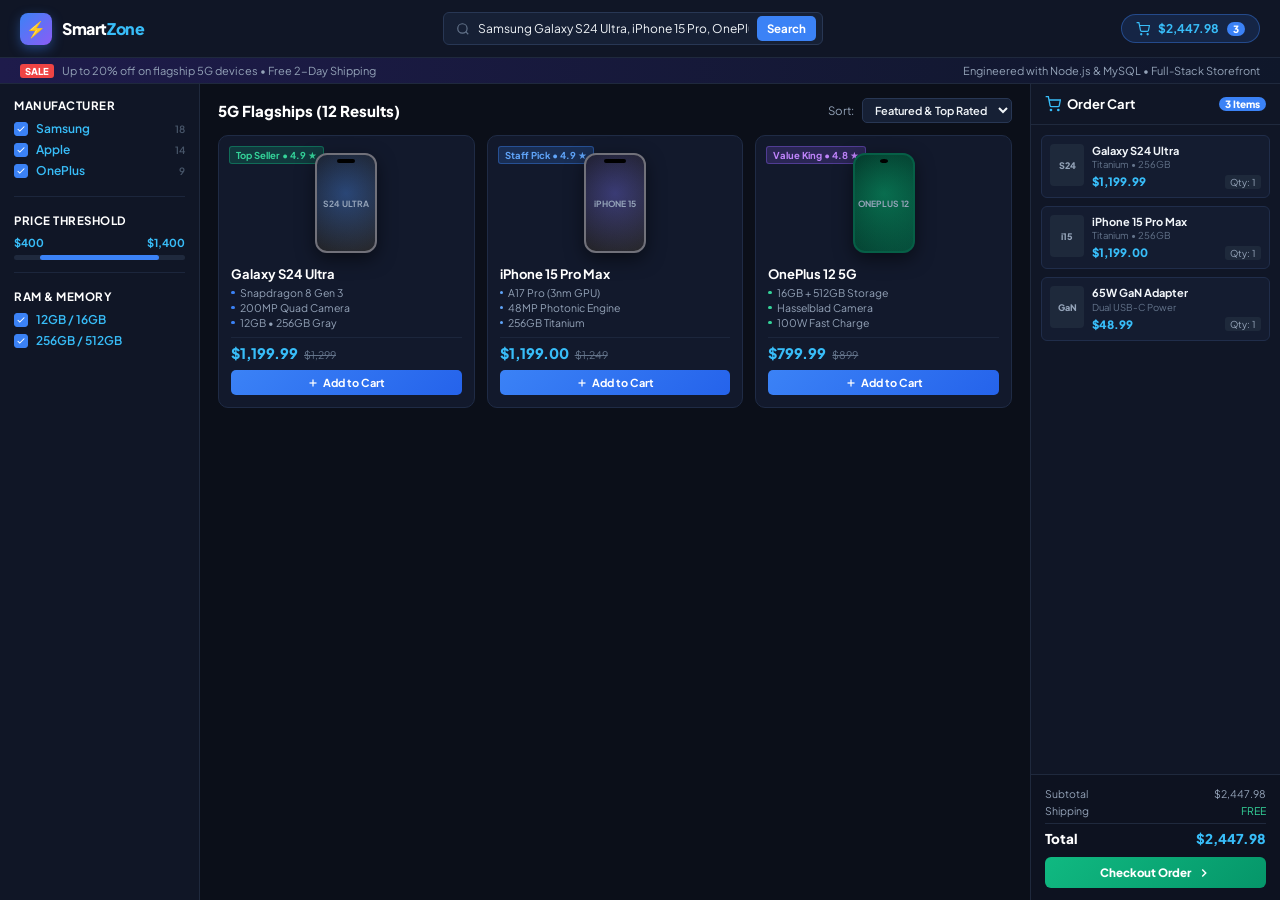
<file: mockups/phone-store-ui.html>
<!DOCTYPE html>
<html lang="en">
<head>
  <meta charset="UTF-8">
  <meta name="viewport" content="width=device-width, initial-scale=1.0">
  <title>SmartZone — E-Commerce Smartphone Storefront</title>
  <link rel="preconnect" href="https://fonts.googleapis.com">
  <link rel="preconnect" href="https://fonts.gstatic.com" crossorigin>
  <link href="https://fonts.googleapis.com/css2?family=Plus+Jakarta+Sans:wght@400;500;600;700;800&family=JetBrains+Mono:wght@400;500&display=swap" rel="stylesheet">
  <style>
    * {
      margin: 0;
      padding: 0;
      box-sizing: border-box;
      font-family: 'Plus Jakarta Sans', -apple-system, BlinkMacSystemFont, sans-serif;
    }

    body {
      background-color: #0b0f19;
      color: #f1f5f9;
      width: 100%;
      height: 100vh;
      overflow: hidden;
      display: flex;
      flex-direction: column;
    }

    /* Top Navigation */
    .store-header {
      height: 58px;
      background: #101626;
      border-bottom: 1px solid #1f293d;
      display: flex;
      align-items: center;
      justify-content: space-between;
      padding: 0 20px;
      flex-shrink: 0;
    }

    .store-brand {
      display: flex;
      align-items: center;
      gap: 10px;
    }

    .brand-icon {
      width: 32px;
      height: 32px;
      border-radius: 8px;
      background: linear-gradient(135deg, #3b82f6, #8b5cf6);
      display: flex;
      align-items: center;
      justify-content: center;
      color: #fff;
      font-weight: 800;
      font-size: 16px;
      box-shadow: 0 4px 12px rgba(59, 130, 246, 0.4);
    }

    .brand-title {
      font-size: 16px;
      font-weight: 800;
      color: #ffffff;
      letter-spacing: -0.4px;
    }

    .brand-title span {
      color: #38bdf8;
    }

    .search-container {
      display: flex;
      align-items: center;
      background: #162035;
      border: 1px solid #283754;
      border-radius: 6px;
      padding: 3px 6px 3px 12px;
      width: 380px;
      gap: 8px;
    }

    .search-input {
      background: transparent;
      border: none;
      outline: none;
      color: #f1f5f9;
      font-size: 12px;
      flex: 1;
    }

    .search-btn {
      background: #3b82f6;
      color: #fff;
      border: none;
      border-radius: 5px;
      padding: 5px 10px;
      font-size: 11.5px;
      font-weight: 700;
      cursor: pointer;
    }

    .header-actions {
      display: flex;
      align-items: center;
      gap: 14px;
    }

    .cart-btn {
      background: rgba(59, 130, 246, 0.15);
      border: 1px solid rgba(59, 130, 246, 0.4);
      padding: 6px 14px;
      border-radius: 16px;
      display: flex;
      align-items: center;
      gap: 8px;
      color: #38bdf8;
      font-weight: 700;
      font-size: 12px;
    }

    .cart-count {
      background: #3b82f6;
      color: #fff;
      font-size: 10px;
      padding: 1px 6px;
      border-radius: 8px;
      font-weight: 800;
    }

    /* Subheader banner */
    .promo-strip {
      background: linear-gradient(90deg, #1e1b4b, #0f172a);
      border-bottom: 1px solid #1f293d;
      padding: 6px 20px;
      display: flex;
      justify-content: space-between;
      align-items: center;
      font-size: 11px;
      color: #94a3b8;
    }

    .promo-badge {
      background: #ef4444;
      color: #fff;
      font-size: 9.5px;
      font-weight: 800;
      padding: 1px 5px;
      border-radius: 3px;
      margin-right: 6px;
    }

    /* Main Store Layout */
    .store-body {
      flex: 1;
      display: flex;
      overflow: hidden;
    }

    /* Left Filter Sidebar */
    .filter-sidebar {
      width: 200px;
      background: #101626;
      border-right: 1px solid #1f293d;
      padding: 14px;
      overflow-y: auto;
      flex-shrink: 0;
    }

    .filter-group {
      margin-bottom: 16px;
      border-bottom: 1px solid #1c263c;
      padding-bottom: 12px;
    }

    .filter-title {
      font-size: 11.5px;
      font-weight: 700;
      color: #ffffff;
      text-transform: uppercase;
      letter-spacing: 0.5px;
      margin-bottom: 8px;
      display: flex;
      justify-content: space-between;
    }

    .filter-option {
      display: flex;
      align-items: center;
      gap: 8px;
      margin-bottom: 6px;
      font-size: 12px;
      color: #94a3b8;
    }

    .filter-option.active {
      color: #38bdf8;
      font-weight: 600;
    }

    .custom-check {
      width: 14px;
      height: 14px;
      border-radius: 3px;
      border: 1px solid #334155;
      background: #162035;
      display: flex;
      align-items: center;
      justify-content: center;
    }

    .custom-check.checked {
      background: #3b82f6;
      border-color: #3b82f6;
    }

    .check-svg {
      width: 10px;
      height: 10px;
      stroke: #fff;
      stroke-width: 2.5;
      fill: none;
    }

    .option-count {
      margin-left: auto;
      font-size: 10px;
      color: #475569;
    }

    .price-range-box {
      margin-top: 6px;
    }

    .price-values {
      display: flex;
      justify-content: space-between;
      font-size: 11px;
      color: #38bdf8;
      font-weight: 700;
      margin-bottom: 6px;
    }

    .slider-track {
      height: 5px;
      background: #1f293d;
      border-radius: 3px;
      position: relative;
    }

    .slider-fill {
      position: absolute;
      left: 15%;
      right: 15%;
      height: 100%;
      background: #3b82f6;
      border-radius: 3px;
    }

    /* Center Product Grid */
    .catalog-area {
      flex: 1;
      padding: 14px 18px;
      overflow-y: auto;
      min-width: 0;
    }

    .catalog-header {
      display: flex;
      justify-content: space-between;
      align-items: center;
      margin-bottom: 12px;
    }

    .catalog-header h2 {
      font-size: 15px;
      font-weight: 800;
      color: #fff;
    }

    .catalog-sort {
      display: flex;
      align-items: center;
      gap: 8px;
      font-size: 11.5px;
      color: #94a3b8;
    }

    .sort-select {
      background: #162035;
      border: 1px solid #283754;
      color: #f1f5f9;
      padding: 4px 8px;
      border-radius: 5px;
      font-size: 11px;
      font-weight: 600;
    }

    .products-grid {
      display: grid;
      grid-template-columns: repeat(3, 1fr);
      gap: 12px;
    }

    .phone-card {
      background: #12192c;
      border: 1px solid #1f2b45;
      border-radius: 10px;
      padding: 12px;
      display: flex;
      flex-direction: column;
      position: relative;
    }

    .card-badge {
      position: absolute;
      top: 10px;
      left: 10px;
      background: rgba(16, 185, 129, 0.2);
      color: #34d399;
      font-size: 9.5px;
      font-weight: 700;
      padding: 2px 6px;
      border-radius: 3px;
      border: 1px solid rgba(16, 185, 129, 0.4);
    }

    .card-badge.blue {
      background: rgba(59, 130, 246, 0.2);
      color: #60a5fa;
      border-color: rgba(59, 130, 246, 0.4);
    }

    .card-badge.purple {
      background: rgba(139, 92, 246, 0.2);
      color: #c084fc;
      border-color: rgba(139, 92, 246, 0.4);
    }

    .phone-art-box {
      height: 110px;
      display: flex;
      align-items: center;
      justify-content: center;
      margin-bottom: 8px;
    }

    .phone-mockup-frame {
      width: 62px;
      height: 100px;
      border-radius: 12px;
      background: #1e293b;
      border: 2.5px solid #475569;
      position: relative;
      display: flex;
      flex-direction: column;
      align-items: center;
      justify-content: center;
      box-shadow: 0 6px 18px rgba(0, 0, 0, 0.5);
      overflow: hidden;
    }

    .phone-mockup-frame.titanium {
      border-color: #71717a;
      background: linear-gradient(145deg, #18181b, #27272a);
    }

    .phone-mockup-frame.emerald {
      border-color: #065f46;
      background: linear-gradient(145deg, #022c22, #064e3b);
    }

    .screen-island {
      width: 18px;
      height: 4px;
      background: #000;
      border-radius: 3px;
      position: absolute;
      top: 4px;
    }

    .screen-wallpaper {
      width: 100%;
      height: 100%;
      background: radial-gradient(circle at 50% 40%, rgba(59, 130, 246, 0.4), transparent);
      display: flex;
      align-items: center;
      justify-content: center;
      font-size: 8.5px;
      font-weight: 700;
      color: #94a3b8;
    }

    .phone-info h3 {
      font-size: 13px;
      font-weight: 700;
      color: #ffffff;
      margin-bottom: 4px;
    }

    .phone-specs {
      font-size: 10.5px;
      color: #94a3b8;
      margin-bottom: 8px;
      display: flex;
      flex-direction: column;
      gap: 2px;
    }

    .spec-item {
      display: flex;
      align-items: center;
      gap: 5px;
    }

    .spec-dot {
      width: 3.5px;
      height: 3.5px;
      border-radius: 50%;
      background: #3b82f6;
    }

    .phone-price-row {
      display: flex;
      align-items: baseline;
      gap: 6px;
      margin-top: auto;
      padding-top: 6px;
      border-top: 1px solid #1c263c;
    }

    .current-price {
      font-size: 14.5px;
      font-weight: 800;
      color: #38bdf8;
    }

    .original-price {
      font-size: 10.5px;
      color: #64748b;
      text-decoration: line-through;
    }

    .btn-add-cart {
      width: 100%;
      background: linear-gradient(135deg, #3b82f6, #2563eb);
      color: #fff;
      border: none;
      padding: 6px 10px;
      border-radius: 5px;
      font-size: 11px;
      font-weight: 700;
      cursor: pointer;
      display: flex;
      align-items: center;
      justify-content: center;
      gap: 4px;
      margin-top: 8px;
    }

    /* Right Slideout Shopping Cart Panel */
    .cart-drawer {
      width: 250px;
      background: #101626;
      border-left: 1px solid #1f293d;
      display: flex;
      flex-direction: column;
      flex-shrink: 0;
    }

    .cart-header {
      padding: 12px 14px;
      border-bottom: 1px solid #1f293d;
      display: flex;
      align-items: center;
      justify-content: space-between;
    }

    .cart-header h3 {
      font-size: 13px;
      font-weight: 700;
      color: #ffffff;
      display: flex;
      align-items: center;
      gap: 6px;
    }

    .cart-items-list {
      flex: 1;
      overflow-y: auto;
      padding: 10px;
      display: flex;
      flex-direction: column;
      gap: 8px;
    }

    .cart-item {
      display: flex;
      gap: 8px;
      background: #141c30;
      border: 1px solid #202d4a;
      border-radius: 6px;
      padding: 8px;
    }

    .cart-item-thumb {
      width: 34px;
      height: 42px;
      background: #1e293b;
      border-radius: 4px;
      display: flex;
      align-items: center;
      justify-content: center;
      font-size: 9px;
      font-weight: 800;
      color: #94a3b8;
    }

    .cart-item-details {
      flex: 1;
    }

    .cart-item-title {
      font-size: 11px;
      font-weight: 700;
      color: #f1f5f9;
      line-height: 1.2;
    }

    .cart-item-variant {
      font-size: 9.5px;
      color: #64748b;
      margin: 1px 0 4px 0;
    }

    .cart-item-price-row {
      display: flex;
      justify-content: space-between;
      align-items: center;
    }

    .cart-item-price {
      font-size: 11.5px;
      font-weight: 800;
      color: #38bdf8;
    }

    .cart-item-qty {
      font-size: 9.5px;
      background: #1e293b;
      padding: 1px 5px;
      border-radius: 3px;
      color: #94a3b8;
    }

    .cart-footer {
      padding: 12px 14px;
      border-top: 1px solid #1f293d;
      background: #0d1220;
    }

    .summary-row {
      display: flex;
      justify-content: space-between;
      font-size: 10.5px;
      color: #94a3b8;
      margin-bottom: 4px;
    }

    .summary-row.total {
      font-size: 13.5px;
      font-weight: 800;
      color: #ffffff;
      padding-top: 6px;
      border-top: 1px solid #1f293d;
      margin-top: 6px;
      margin-bottom: 10px;
    }

    .btn-checkout {
      width: 100%;
      background: linear-gradient(135deg, #10b981, #059669);
      color: #ffffff;
      border: none;
      padding: 8px;
      border-radius: 6px;
      font-weight: 800;
      font-size: 11.5px;
      cursor: pointer;
      display: flex;
      align-items: center;
      justify-content: center;
      gap: 6px;
    }
  </style>
</head>
<body>

  <!-- Store Header -->
  <header class="store-header">
    <div class="store-brand">
      <div class="brand-icon">⚡</div>
      <div class="brand-title">Smart<span>Zone</span></div>
    </div>

    <div class="search-container">
      <svg width="14" height="14" viewBox="0 0 24 24" fill="none" stroke="#64748b" stroke-width="2"><circle cx="11" cy="11" r="8"></circle><line x1="21" y1="21" x2="16.65" y2="16.65"></line></svg>
      <input type="text" class="search-input" value="Samsung Galaxy S24 Ultra, iPhone 15 Pro, OnePlus...">
      <button class="search-btn">Search</button>
    </div>

    <div class="header-actions">
      <div class="cart-btn">
        <svg width="14" height="14" viewBox="0 0 24 24" fill="none" stroke="currentColor" stroke-width="2"><circle cx="9" cy="21" r="1"></circle><circle cx="20" cy="21" r="1"></circle><path d="M1 1h4l2.68 13.39a2 2 0 0 0 2 1.61h9.72a2 2 0 0 0 2-1.61L23 6H6"></path></svg>
        <span>$2,447.98</span>
        <span class="cart-count">3</span>
      </div>
    </div>
  </header>

  <!-- Promo Strip -->
  <div class="promo-strip">
    <div><span class="promo-badge">SALE</span> Up to 20% off on flagship 5G devices • Free 2-Day Shipping</div>
    <div>Engineered with Node.js & MySQL • Full-Stack Storefront</div>
  </div>

  <!-- Store Body -->
  <div class="store-body">
    <!-- Left Filter Sidebar -->
    <aside class="filter-sidebar">
      <div class="filter-group">
        <div class="filter-title"><span>Manufacturer</span></div>
        <div class="filter-option active">
          <div class="custom-check checked"><svg class="check-svg" viewBox="0 0 24 24"><polyline points="20 6 9 17 4 12"></polyline></svg></div>
          <span>Samsung</span>
          <span class="option-count">18</span>
        </div>
        <div class="filter-option active">
          <div class="custom-check checked"><svg class="check-svg" viewBox="0 0 24 24"><polyline points="20 6 9 17 4 12"></polyline></svg></div>
          <span>Apple</span>
          <span class="option-count">14</span>
        </div>
        <div class="filter-option active">
          <div class="custom-check checked"><svg class="check-svg" viewBox="0 0 24 24"><polyline points="20 6 9 17 4 12"></polyline></svg></div>
          <span>OnePlus</span>
          <span class="option-count">9</span>
        </div>
      </div>

      <div class="filter-group">
        <div class="filter-title"><span>Price Threshold</span></div>
        <div class="price-range-box">
          <div class="price-values"><span>$400</span><span>$1,400</span></div>
          <div class="slider-track"><div class="slider-fill"></div></div>
        </div>
      </div>

      <div class="filter-group" style="border-bottom: none;">
        <div class="filter-title"><span>RAM & Memory</span></div>
        <div class="filter-option active">
          <div class="custom-check checked"><svg class="check-svg" viewBox="0 0 24 24"><polyline points="20 6 9 17 4 12"></polyline></svg></div>
          <span>12GB / 16GB</span>
        </div>
        <div class="filter-option active">
          <div class="custom-check checked"><svg class="check-svg" viewBox="0 0 24 24"><polyline points="20 6 9 17 4 12"></polyline></svg></div>
          <span>256GB / 512GB</span>
        </div>
      </div>
    </aside>

    <!-- Product Catalog Grid -->
    <main class="catalog-area">
      <div class="catalog-header">
        <h2>5G Flagships (12 Results)</h2>
        <div class="catalog-sort">
          <span>Sort:</span>
          <select class="sort-select"><option>Featured & Top Rated</option></select>
        </div>
      </div>

      <div class="products-grid">
        <!-- Phone 1: Samsung S24 Ultra -->
        <div class="phone-card">
          <span class="card-badge">Top Seller • 4.9 ★</span>
          <div class="phone-art-box">
            <div class="phone-mockup-frame titanium">
              <div class="screen-island"></div>
              <div class="screen-wallpaper">S24 ULTRA</div>
            </div>
          </div>
          <div class="phone-info">
            <h3>Galaxy S24 Ultra</h3>
            <div class="phone-specs">
              <div class="spec-item"><span class="spec-dot"></span> Snapdragon 8 Gen 3</div>
              <div class="spec-item"><span class="spec-dot"></span> 200MP Quad Camera</div>
              <div class="spec-item"><span class="spec-dot"></span> 12GB • 256GB Gray</div>
            </div>
          </div>
          <div class="phone-price-row">
            <div class="current-price">$1,199.99</div>
            <div class="original-price">$1,299</div>
          </div>
          <button class="btn-add-cart">
            <svg width="12" height="12" viewBox="0 0 24 24" fill="none" stroke="currentColor" stroke-width="2.5"><line x1="12" y1="5" x2="12" y2="19"></line><line x1="5" y1="12" x2="19" y2="12"></line></svg>
            <span>Add to Cart</span>
          </button>
        </div>

        <!-- Phone 2: iPhone 15 Pro Max -->
        <div class="phone-card">
          <span class="card-badge blue">Staff Pick • 4.9 ★</span>
          <div class="phone-art-box">
            <div class="phone-mockup-frame titanium">
              <div class="screen-island" style="width: 22px;"></div>
              <div class="screen-wallpaper" style="background: radial-gradient(circle at 50% 40%, rgba(99, 102, 241, 0.4), transparent);">iPHONE 15</div>
            </div>
          </div>
          <div class="phone-info">
            <h3>iPhone 15 Pro Max</h3>
            <div class="phone-specs">
              <div class="spec-item"><span class="spec-dot" style="background: #60a5fa;"></span> A17 Pro (3nm GPU)</div>
              <div class="spec-item"><span class="spec-dot" style="background: #60a5fa;"></span> 48MP Photonic Engine</div>
              <div class="spec-item"><span class="spec-dot" style="background: #60a5fa;"></span> 256GB Titanium</div>
            </div>
          </div>
          <div class="phone-price-row">
            <div class="current-price">$1,199.00</div>
            <div class="original-price">$1,249</div>
          </div>
          <button class="btn-add-cart">
            <svg width="12" height="12" viewBox="0 0 24 24" fill="none" stroke="currentColor" stroke-width="2.5"><line x1="12" y1="5" x2="12" y2="19"></line><line x1="5" y1="12" x2="19" y2="12"></line></svg>
            <span>Add to Cart</span>
          </button>
        </div>

        <!-- Phone 3: OnePlus 12 5G -->
        <div class="phone-card">
          <span class="card-badge purple">Value King • 4.8 ★</span>
          <div class="phone-art-box">
            <div class="phone-mockup-frame emerald">
              <div class="screen-island" style="width: 8px; border-radius: 50%;"></div>
              <div class="screen-wallpaper" style="background: radial-gradient(circle at 50% 40%, rgba(16, 185, 129, 0.4), transparent);">ONEPLUS 12</div>
            </div>
          </div>
          <div class="phone-info">
            <h3>OnePlus 12 5G</h3>
            <div class="phone-specs">
              <div class="spec-item"><span class="spec-dot" style="background: #34d399;"></span> 16GB + 512GB Storage</div>
              <div class="spec-item"><span class="spec-dot" style="background: #34d399;"></span> Hasselblad Camera</div>
              <div class="spec-item"><span class="spec-dot" style="background: #34d399;"></span> 100W Fast Charge</div>
            </div>
          </div>
          <div class="phone-price-row">
            <div class="current-price">$799.99</div>
            <div class="original-price">$899</div>
          </div>
          <button class="btn-add-cart">
            <svg width="12" height="12" viewBox="0 0 24 24" fill="none" stroke="currentColor" stroke-width="2.5"><line x1="12" y1="5" x2="12" y2="19"></line><line x1="5" y1="12" x2="19" y2="12"></line></svg>
            <span>Add to Cart</span>
          </button>
        </div>
      </div>
    </main>

    <!-- Right Shopping Cart Drawer -->
    <aside class="cart-drawer">
      <div class="cart-header">
        <h3>
          <svg width="16" height="16" viewBox="0 0 24 24" fill="none" stroke="#38bdf8" stroke-width="2"><circle cx="9" cy="21" r="1"></circle><circle cx="20" cy="21" r="1"></circle><path d="M1 1h4l2.68 13.39a2 2 0 0 0 2 1.61h9.72a2 2 0 0 0 2-1.61L23 6H6"></path></svg>
          <span>Order Cart</span>
        </h3>
        <span class="cart-count">3 Items</span>
      </div>

      <div class="cart-items-list">
        <div class="cart-item">
          <div class="cart-item-thumb">S24</div>
          <div class="cart-item-details">
            <div class="cart-item-title">Galaxy S24 Ultra</div>
            <div class="cart-item-variant">Titanium • 256GB</div>
            <div class="cart-item-price-row">
              <span class="cart-item-price">$1,199.99</span>
              <span class="cart-item-qty">Qty: 1</span>
            </div>
          </div>
        </div>

        <div class="cart-item">
          <div class="cart-item-thumb">i15</div>
          <div class="cart-item-details">
            <div class="cart-item-title">iPhone 15 Pro Max</div>
            <div class="cart-item-variant">Titanium • 256GB</div>
            <div class="cart-item-price-row">
              <span class="cart-item-price">$1,199.00</span>
              <span class="cart-item-qty">Qty: 1</span>
            </div>
          </div>
        </div>

        <div class="cart-item">
          <div class="cart-item-thumb">GaN</div>
          <div class="cart-item-details">
            <div class="cart-item-title">65W GaN Adapter</div>
            <div class="cart-item-variant">Dual USB-C Power</div>
            <div class="cart-item-price-row">
              <span class="cart-item-price">$48.99</span>
              <span class="cart-item-qty">Qty: 1</span>
            </div>
          </div>
        </div>
      </div>

      <div class="cart-footer">
        <div class="summary-row"><span>Subtotal</span><span>$2,447.98</span></div>
        <div class="summary-row"><span>Shipping</span><span style="color: #34d399;">FREE</span></div>
        <div class="summary-row total"><span>Total</span><span style="color: #38bdf8;">$2,447.98</span></div>
        <button class="btn-checkout">
          <span>Checkout Order</span>
          <svg width="14" height="14" viewBox="0 0 24 24" fill="none" stroke="currentColor" stroke-width="2.5"><polyline points="9 18 15 12 9 6"></polyline></svg>
        </button>
      </div>
    </aside>
  </div>

</body>
</html>
</file>
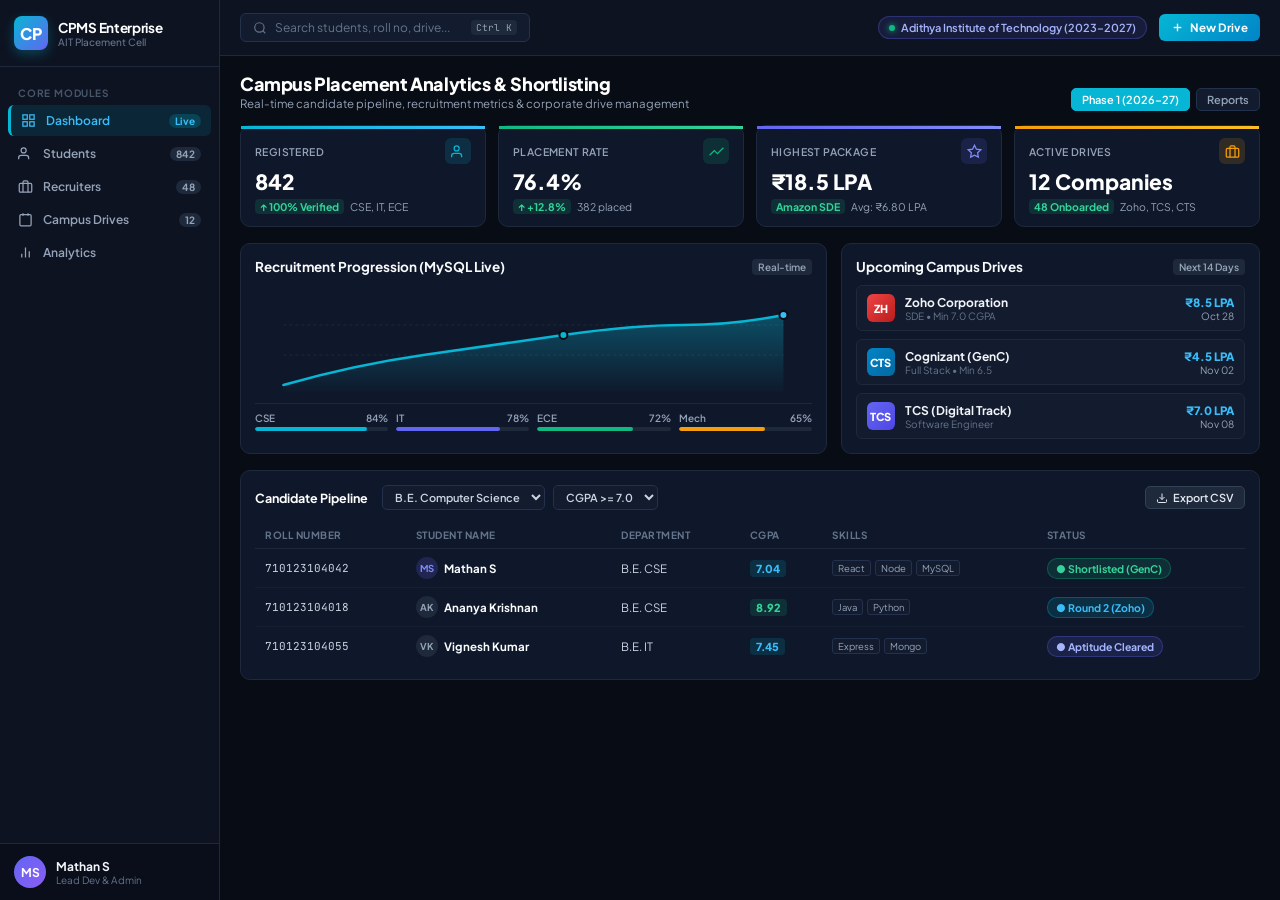
<file: mockups/placement-dashboard.html>
<!DOCTYPE html>
<html lang="en">
<head>
  <meta charset="UTF-8">
  <meta name="viewport" content="width=device-width, initial-scale=1.0">
  <title>Campus Placement Management System — Admin Dashboard</title>
  <link rel="preconnect" href="https://fonts.googleapis.com">
  <link rel="preconnect" href="https://fonts.gstatic.com" crossorigin>
  <link href="https://fonts.googleapis.com/css2?family=Plus+Jakarta+Sans:wght@400;500;600;700;800&family=JetBrains+Mono:wght@400;500&display=swap" rel="stylesheet">
  <style>
    * {
      margin: 0;
      padding: 0;
      box-sizing: border-box;
      font-family: 'Plus Jakarta Sans', -apple-system, BlinkMacSystemFont, sans-serif;
    }

    body {
      background-color: #080c14;
      color: #e2e8f0;
      display: flex;
      width: 100%;
      height: 100vh;
      overflow: hidden;
    }

    /* Sidebar */
    .sidebar {
      width: 220px;
      background: #0d1321;
      border-right: 1px solid #1e293b;
      display: flex;
      flex-direction: column;
      flex-shrink: 0;
    }

    .brand {
      padding: 16px 14px;
      display: flex;
      align-items: center;
      gap: 10px;
      border-bottom: 1px solid #1e293b;
    }

    .brand-logo {
      width: 34px;
      height: 34px;
      border-radius: 8px;
      background: linear-gradient(135deg, #06b6d4, #6366f1);
      display: flex;
      align-items: center;
      justify-content: center;
      color: #fff;
      font-weight: 800;
      font-size: 16px;
      box-shadow: 0 4px 12px rgba(6, 182, 212, 0.3);
    }

    .brand-info h1 {
      font-size: 13.5px;
      font-weight: 700;
      color: #ffffff;
      letter-spacing: -0.3px;
    }

    .brand-info p {
      font-size: 10px;
      color: #64748b;
      font-weight: 500;
    }

    .nav-group {
      padding: 14px 8px;
      flex: 1;
      overflow-y: auto;
    }

    .nav-label {
      font-size: 10px;
      text-transform: uppercase;
      letter-spacing: 0.8px;
      color: #475569;
      font-weight: 700;
      padding: 6px 10px;
    }

    .nav-item {
      display: flex;
      align-items: center;
      gap: 10px;
      padding: 8px 10px;
      border-radius: 6px;
      color: #94a3b8;
      font-size: 12px;
      font-weight: 600;
      margin-bottom: 2px;
      transition: all 0.2s;
    }

    .nav-item.active {
      background: rgba(6, 182, 212, 0.12);
      color: #38bdf8;
      border-left: 3px solid #06b6d4;
    }

    .nav-item .badge {
      margin-left: auto;
      background: #1e293b;
      color: #94a3b8;
      font-size: 10px;
      padding: 1px 6px;
      border-radius: 10px;
      font-weight: 700;
    }

    .nav-item.active .badge {
      background: rgba(6, 182, 212, 0.2);
      color: #38bdf8;
    }

    .sidebar-footer {
      padding: 12px 14px;
      border-top: 1px solid #1e293b;
      background: #090e1a;
      display: flex;
      align-items: center;
      gap: 10px;
    }

    .user-avatar {
      width: 32px;
      height: 32px;
      border-radius: 50%;
      background: linear-gradient(135deg, #6366f1, #8b5cf6);
      display: flex;
      align-items: center;
      justify-content: center;
      font-weight: 700;
      font-size: 12px;
      color: #fff;
    }

    .user-details h4 {
      font-size: 12px;
      font-weight: 700;
      color: #f1f5f9;
    }

    .user-details p {
      font-size: 10px;
      color: #64748b;
    }

    /* Main Area */
    .main-wrapper {
      flex: 1;
      display: flex;
      flex-direction: column;
      overflow: hidden;
      min-width: 0;
    }

    /* Top Navigation */
    .topbar {
      height: 56px;
      background: #0d1321;
      border-bottom: 1px solid #1e293b;
      display: flex;
      align-items: center;
      justify-content: space-between;
      padding: 0 20px;
      flex-shrink: 0;
    }

    .search-box {
      display: flex;
      align-items: center;
      gap: 8px;
      background: #131b2e;
      border: 1px solid #23314d;
      padding: 6px 12px;
      border-radius: 6px;
      width: 290px;
      color: #64748b;
      font-size: 12px;
    }

    .search-box kbd {
      margin-left: auto;
      background: #1e293b;
      padding: 1px 5px;
      border-radius: 4px;
      font-size: 9.5px;
      color: #94a3b8;
      font-family: 'JetBrains Mono', monospace;
    }

    .topbar-actions {
      display: flex;
      align-items: center;
      gap: 12px;
    }

    .college-pill {
      display: flex;
      align-items: center;
      gap: 6px;
      background: rgba(99, 102, 241, 0.12);
      border: 1px solid rgba(99, 102, 241, 0.3);
      padding: 4px 10px;
      border-radius: 16px;
      font-size: 11px;
      font-weight: 600;
      color: #a5b4fc;
    }

    .college-pill .dot {
      width: 6px;
      height: 6px;
      border-radius: 50%;
      background: #10b981;
      box-shadow: 0 0 6px #10b981;
    }

    .btn-create {
      background: linear-gradient(135deg, #06b6d4, #0284c7);
      color: #fff;
      font-size: 11.5px;
      font-weight: 700;
      border: none;
      padding: 6px 12px;
      border-radius: 6px;
      display: flex;
      align-items: center;
      gap: 6px;
      cursor: pointer;
    }

    /* Content Area */
    .content-area {
      flex: 1;
      overflow-y: auto;
      padding: 16px 20px;
    }

    .page-header {
      display: flex;
      justify-content: space-between;
      align-items: flex-end;
      margin-bottom: 14px;
    }

    .page-title h2 {
      font-size: 18px;
      font-weight: 800;
      color: #ffffff;
      letter-spacing: -0.4px;
    }

    .page-title p {
      font-size: 11.5px;
      color: #94a3b8;
      margin-top: 1px;
    }

    .date-filter {
      display: flex;
      gap: 6px;
    }

    .date-pill {
      background: #131b2e;
      border: 1px solid #23314d;
      padding: 4px 10px;
      border-radius: 5px;
      font-size: 11px;
      font-weight: 600;
      color: #94a3b8;
    }

    .date-pill.active {
      background: #06b6d4;
      color: #fff;
      border-color: #06b6d4;
    }

    /* KPI Stats Grid */
    .kpi-grid {
      display: grid;
      grid-template-columns: repeat(4, 1fr);
      gap: 12px;
      margin-bottom: 16px;
    }

    .kpi-card {
      background: #0f172a;
      border: 1px solid #1e293b;
      border-radius: 10px;
      padding: 12px 14px;
      position: relative;
    }

    .kpi-card::before {
      content: '';
      position: absolute;
      top: 0;
      left: 0;
      right: 0;
      height: 3px;
      background: #334155;
    }

    .kpi-card.cyan::before { background: linear-gradient(90deg, #06b6d4, #38bdf8); }
    .kpi-card.indigo::before { background: linear-gradient(90deg, #6366f1, #818cf8); }
    .kpi-card.emerald::before { background: linear-gradient(90deg, #10b981, #34d399); }
    .kpi-card.amber::before { background: linear-gradient(90deg, #f59e0b, #fbbf24); }

    .kpi-top {
      display: flex;
      justify-content: space-between;
      align-items: center;
      margin-bottom: 6px;
    }

    .kpi-label {
      font-size: 10.5px;
      font-weight: 600;
      color: #94a3b8;
      text-transform: uppercase;
      letter-spacing: 0.4px;
    }

    .kpi-icon {
      width: 26px;
      height: 26px;
      border-radius: 6px;
      display: flex;
      align-items: center;
      justify-content: center;
    }

    .kpi-card.cyan .kpi-icon { background: rgba(6, 182, 212, 0.15); color: #06b6d4; }
    .kpi-card.indigo .kpi-icon { background: rgba(99, 102, 241, 0.15); color: #818cf8; }
    .kpi-card.emerald .kpi-icon { background: rgba(16, 185, 129, 0.15); color: #10b981; }
    .kpi-card.amber .kpi-icon { background: rgba(245, 158, 11, 0.15); color: #f59e0b; }

    .kpi-val {
      font-size: 21px;
      font-weight: 800;
      color: #ffffff;
      line-height: 1.1;
    }

    .kpi-bottom {
      display: flex;
      align-items: center;
      gap: 6px;
      margin-top: 6px;
      font-size: 10.5px;
    }

    .trend-badge {
      display: flex;
      align-items: center;
      gap: 2px;
      font-weight: 700;
      padding: 1px 5px;
      border-radius: 4px;
    }

    .trend-up {
      background: rgba(16, 185, 129, 0.15);
      color: #34d399;
    }

    .trend-neutral {
      color: #94a3b8;
    }

    /* Middle Analytics & Drives Section */
    .dashboard-mid-row {
      display: grid;
      grid-template-columns: 1.4fr 1fr;
      gap: 14px;
      margin-bottom: 16px;
    }

    .chart-panel, .drives-panel {
      background: #0f172a;
      border: 1px solid #1e293b;
      border-radius: 10px;
      padding: 14px;
    }

    .panel-header {
      display: flex;
      justify-content: space-between;
      align-items: center;
      margin-bottom: 10px;
    }

    .panel-header h3 {
      font-size: 13.5px;
      font-weight: 700;
      color: #f8fafc;
    }

    .panel-tag {
      font-size: 10px;
      background: #1e293b;
      color: #94a3b8;
      padding: 2px 6px;
      border-radius: 4px;
      font-weight: 600;
    }

    .chart-box {
      width: 100%;
      height: 110px;
      display: flex;
      flex-direction: column;
      justify-content: flex-end;
    }

    .chart-svg {
      width: 100%;
      height: 90px;
    }

    .dept-bars-row {
      display: grid;
      grid-template-columns: repeat(4, 1fr);
      gap: 8px;
      margin-top: 8px;
      padding-top: 8px;
      border-top: 1px solid #1e293b;
    }

    .dept-stat {
      font-size: 10px;
    }

    .dept-stat-header {
      display: flex;
      justify-content: space-between;
      color: #94a3b8;
      font-weight: 600;
      margin-bottom: 3px;
    }

    .dept-progress {
      height: 4px;
      background: #1e293b;
      border-radius: 2px;
      overflow: hidden;
    }

    .dept-bar {
      height: 100%;
      border-radius: 2px;
    }

    /* Upcoming Drives List */
    .drives-list {
      display: flex;
      flex-direction: column;
      gap: 8px;
    }

    .drive-card {
      display: flex;
      align-items: center;
      justify-content: space-between;
      background: #131b2e;
      border: 1px solid #1e293b;
      padding: 8px 10px;
      border-radius: 6px;
    }

    .drive-left {
      display: flex;
      align-items: center;
      gap: 10px;
    }

    .company-logo {
      width: 28px;
      height: 28px;
      border-radius: 6px;
      display: flex;
      align-items: center;
      justify-content: center;
      font-weight: 800;
      font-size: 11px;
      color: #fff;
    }

    .logo-zoho { background: linear-gradient(135deg, #ef4444, #b91c1c); }
    .logo-cognizant { background: linear-gradient(135deg, #0284c7, #0369a1); }
    .logo-tcs { background: linear-gradient(135deg, #6366f1, #4f46e5); }
    .logo-kaar { background: linear-gradient(135deg, #10b981, #059669); }

    .drive-info h4 {
      font-size: 12px;
      font-weight: 700;
      color: #f1f5f9;
    }

    .drive-info p {
      font-size: 10px;
      color: #64748b;
    }

    .drive-right {
      text-align: right;
    }

    .drive-ctc {
      font-size: 11.5px;
      font-weight: 800;
      color: #38bdf8;
    }

    .drive-date {
      font-size: 10px;
      color: #94a3b8;
    }

    /* Candidate Pipeline Table Section */
    .table-panel {
      background: #0f172a;
      border: 1px solid #1e293b;
      border-radius: 10px;
      padding: 14px;
    }

    .table-top-controls {
      display: flex;
      justify-content: space-between;
      align-items: center;
      margin-bottom: 12px;
    }

    .filter-pills {
      display: flex;
      gap: 8px;
      align-items: center;
    }

    .filter-select {
      background: #131b2e;
      border: 1px solid #23314d;
      color: #cbd5e1;
      padding: 4px 8px;
      border-radius: 5px;
      font-size: 11px;
      font-weight: 600;
    }

    .export-btn {
      background: #1e293b;
      border: 1px solid #334155;
      color: #e2e8f0;
      padding: 4px 10px;
      border-radius: 5px;
      font-size: 11px;
      font-weight: 600;
      display: flex;
      align-items: center;
      gap: 5px;
      cursor: pointer;
    }

    .table-container {
      width: 100%;
      border-collapse: collapse;
      font-size: 11.5px;
    }

    .table-container th {
      text-align: left;
      padding: 7px 10px;
      color: #64748b;
      font-size: 10px;
      text-transform: uppercase;
      letter-spacing: 0.5px;
      font-weight: 700;
      border-bottom: 1px solid #1e293b;
    }

    .table-container td {
      padding: 8px 10px;
      border-bottom: 1px solid #141f32;
      color: #cbd5e1;
    }

    .table-container tr:last-child td {
      border-bottom: none;
    }

    .mono-id {
      font-family: 'JetBrains Mono', monospace;
      font-size: 11px;
      color: #38bdf8;
    }

    .student-meta {
      display: flex;
      align-items: center;
      gap: 6px;
    }

    .student-badge-initial {
      width: 22px;
      height: 22px;
      border-radius: 50%;
      background: #1e293b;
      color: #94a3b8;
      display: flex;
      align-items: center;
      justify-content: center;
      font-size: 9.5px;
      font-weight: 700;
    }

    .student-name {
      font-weight: 700;
      color: #f8fafc;
    }

    .cgpa-pill {
      display: inline-block;
      padding: 2px 6px;
      border-radius: 4px;
      font-weight: 800;
      font-size: 11px;
    }

    .cgpa-high { background: rgba(16, 185, 129, 0.15); color: #34d399; }
    .cgpa-good { background: rgba(6, 182, 212, 0.15); color: #38bdf8; }

    .skills-row {
      display: flex;
      gap: 4px;
    }

    .skill-tag {
      background: #131b2e;
      border: 1px solid #23314d;
      font-size: 9.5px;
      padding: 1px 5px;
      border-radius: 3px;
      color: #94a3b8;
    }

    .status-badge {
      display: inline-flex;
      align-items: center;
      gap: 4px;
      padding: 3px 8px;
      border-radius: 10px;
      font-size: 10.5px;
      font-weight: 700;
    }

    .status-selected {
      background: rgba(16, 185, 129, 0.15);
      color: #34d399;
      border: 1px solid rgba(16, 185, 129, 0.3);
    }

    .status-interview {
      background: rgba(6, 182, 212, 0.15);
      color: #38bdf8;
      border: 1px solid rgba(6, 182, 212, 0.3);
    }

    .status-shortlisted {
      background: rgba(99, 102, 241, 0.15);
      color: #a5b4fc;
      border: 1px solid rgba(99, 102, 241, 0.3);
    }
  </style>
</head>
<body>

  <!-- Left Sidebar -->
  <aside class="sidebar">
    <div class="brand">
      <div class="brand-logo">CP</div>
      <div class="brand-info">
        <h1>CPMS Enterprise</h1>
        <p>AIT Placement Cell</p>
      </div>
    </div>

    <div class="nav-group">
      <div class="nav-label">Core Modules</div>
      <div class="nav-item active">
        <svg width="15" height="15" viewBox="0 0 24 24" fill="none" stroke="currentColor" stroke-width="2"><rect x="3" y="3" width="7" height="7"></rect><rect x="14" y="3" width="7" height="7"></rect><rect x="14" y="14" width="7" height="7"></rect><rect x="3" y="14" width="7" height="7"></rect></svg>
        <span>Dashboard</span>
        <span class="badge">Live</span>
      </div>
      <div class="nav-item">
        <svg width="15" height="15" viewBox="0 0 24 24" fill="none" stroke="currentColor" stroke-width="2"><path d="M17 21v-2a4 4 0 0 0-4-4H5a4 4 0 0 0-4 4v2"></path><circle cx="9" cy="7" r="4"></circle></svg>
        <span>Students</span>
        <span class="badge">842</span>
      </div>
      <div class="nav-item">
        <svg width="15" height="15" viewBox="0 0 24 24" fill="none" stroke="currentColor" stroke-width="2"><rect x="2" y="7" width="20" height="14" rx="2" ry="2"></rect><path d="M16 21V5a2 2 0 0 0-2-2h-4a2 2 0 0 0-2 2v16"></path></svg>
        <span>Recruiters</span>
        <span class="badge">48</span>
      </div>
      <div class="nav-item">
        <svg width="15" height="15" viewBox="0 0 24 24" fill="none" stroke="currentColor" stroke-width="2"><rect x="3" y="4" width="18" height="18" rx="2" ry="2"></rect><line x1="16" y1="2" x2="16" y2="6"></line><line x1="8" y1="2" x2="8" y2="6"></line></svg>
        <span>Campus Drives</span>
        <span class="badge">12</span>
      </div>
      <div class="nav-item">
        <svg width="15" height="15" viewBox="0 0 24 24" fill="none" stroke="currentColor" stroke-width="2"><line x1="18" y1="20" x2="18" y2="10"></line><line x1="12" y1="20" x2="12" y2="4"></line><line x1="6" y1="20" x2="6" y2="14"></line></svg>
        <span>Analytics</span>
      </div>
    </div>

    <div class="sidebar-footer">
      <div class="user-avatar">MS</div>
      <div class="user-details">
        <h4>Mathan S</h4>
        <p>Lead Dev & Admin</p>
      </div>
    </div>
  </aside>

  <!-- Main View -->
  <div class="main-wrapper">
    <!-- Topbar -->
    <header class="topbar">
      <div class="search-box">
        <svg width="14" height="14" viewBox="0 0 24 24" fill="none" stroke="currentColor" stroke-width="2"><circle cx="11" cy="11" r="8"></circle><line x1="21" y1="21" x2="16.65" y2="16.65"></line></svg>
        <span>Search students, roll no, drive...</span>
        <kbd>Ctrl K</kbd>
      </div>

      <div class="topbar-actions">
        <div class="college-pill">
          <span class="dot"></span>
          <span>Adithya Institute of Technology (2023–2027)</span>
        </div>
        <button class="btn-create">
          <svg width="13" height="13" viewBox="0 0 24 24" fill="none" stroke="currentColor" stroke-width="2.5"><line x1="12" y1="5" x2="12" y2="19"></line><line x1="5" y1="12" x2="19" y2="12"></line></svg>
          <span>New Drive</span>
        </button>
      </div>
    </header>

    <!-- Content Area -->
    <main class="content-area">
      <div class="page-header">
        <div class="page-title">
          <h2>Campus Placement Analytics & Shortlisting</h2>
          <p>Real-time candidate pipeline, recruitment metrics & corporate drive management</p>
        </div>
        <div class="date-filter">
          <div class="date-pill active">Phase 1 (2026–27)</div>
          <div class="date-pill">Reports</div>
        </div>
      </div>

      <!-- 4 KPI Cards -->
      <section class="kpi-grid">
        <div class="kpi-card cyan">
          <div class="kpi-top">
            <span class="kpi-label">Registered</span>
            <div class="kpi-icon">
              <svg width="15" height="15" viewBox="0 0 24 24" fill="none" stroke="currentColor" stroke-width="2"><path d="M17 21v-2a4 4 0 0 0-4-4H5a4 4 0 0 0-4 4v2"></path><circle cx="9" cy="7" r="4"></circle></svg>
            </div>
          </div>
          <div class="kpi-val">842</div>
          <div class="kpi-bottom">
            <span class="trend-badge trend-up">↑ 100% Verified</span>
            <span class="trend-neutral">CSE, IT, ECE</span>
          </div>
        </div>

        <div class="kpi-card emerald">
          <div class="kpi-top">
            <span class="kpi-label">Placement Rate</span>
            <div class="kpi-icon">
              <svg width="15" height="15" viewBox="0 0 24 24" fill="none" stroke="currentColor" stroke-width="2"><polyline points="23 6 13.5 15.5 8.5 10.5 1 18"></polyline></svg>
            </div>
          </div>
          <div class="kpi-val">76.4%</div>
          <div class="kpi-bottom">
            <span class="trend-badge trend-up">↑ +12.8%</span>
            <span class="trend-neutral">382 placed</span>
          </div>
        </div>

        <div class="kpi-card indigo">
          <div class="kpi-top">
            <span class="kpi-label">Highest Package</span>
            <div class="kpi-icon">
              <svg width="15" height="15" viewBox="0 0 24 24" fill="none" stroke="currentColor" stroke-width="2"><polygon points="12 2 15.09 8.26 22 9.27 17 14.14 18.18 21.02 12 17.77 5.82 21.02 7 14.14 2 9.27 8.91 8.26 12 2"></polygon></svg>
            </div>
          </div>
          <div class="kpi-val">₹18.5 LPA</div>
          <div class="kpi-bottom">
            <span class="trend-badge trend-up">Amazon SDE</span>
            <span class="trend-neutral">Avg: ₹6.80 LPA</span>
          </div>
        </div>

        <div class="kpi-card amber">
          <div class="kpi-top">
            <span class="kpi-label">Active Drives</span>
            <div class="kpi-icon">
              <svg width="15" height="15" viewBox="0 0 24 24" fill="none" stroke="currentColor" stroke-width="2"><rect x="2" y="7" width="20" height="14" rx="2" ry="2"></rect><path d="M16 21V5a2 2 0 0 0-2-2h-4a2 2 0 0 0-2 2v16"></path></svg>
            </div>
          </div>
          <div class="kpi-val">12 Companies</div>
          <div class="kpi-bottom">
            <span class="trend-badge trend-up">48 Onboarded</span>
            <span class="trend-neutral">Zoho, TCS, CTS</span>
          </div>
        </div>
      </section>

      <!-- Middle Row: Analytics Chart & Upcoming Drives -->
      <section class="dashboard-mid-row">
        <!-- Recruitment Distribution Chart -->
        <div class="chart-panel">
          <div class="panel-header">
            <h3>Recruitment Progression (MySQL Live)</h3>
            <span class="panel-tag">Real-time</span>
          </div>
          <div class="chart-box">
            <svg class="chart-svg" viewBox="0 0 500 90" fill="none">
              <defs>
                <linearGradient id="chartGrad" x1="0" y1="0" x2="0" y2="1">
                  <stop offset="0%" stop-color="#06b6d4" stop-opacity="0.35"/>
                  <stop offset="100%" stop-color="#06b6d4" stop-opacity="0.0"/>
                </linearGradient>
              </defs>
              <line x1="0" y1="20" x2="500" y2="20" stroke="#1e293b" stroke-dasharray="3"/>
              <line x1="0" y1="50" x2="500" y2="50" stroke="#1e293b" stroke-dasharray="3"/>
              <path d="M0,80 Q70,60 140,50 T280,30 T400,20 T500,10 L500,90 L0,90 Z" fill="url(#chartGrad)"/>
              <path d="M0,80 Q70,60 140,50 T280,30 T400,20 T500,10" stroke="#06b6d4" stroke-width="2.5" stroke-linecap="round"/>
              <circle cx="280" cy="30" r="4" fill="#06b6d4" stroke="#080c14" stroke-width="2"/>
              <circle cx="500" cy="10" r="4" fill="#38bdf8" stroke="#080c14" stroke-width="2"/>
            </svg>
          </div>
          <!-- Department Bars -->
          <div class="dept-bars-row">
            <div class="dept-stat">
              <div class="dept-stat-header"><span>CSE</span><span>84%</span></div>
              <div class="dept-progress"><div class="dept-bar" style="width: 84%; background: #06b6d4;"></div></div>
            </div>
            <div class="dept-stat">
              <div class="dept-stat-header"><span>IT</span><span>78%</span></div>
              <div class="dept-progress"><div class="dept-bar" style="width: 78%; background: #6366f1;"></div></div>
            </div>
            <div class="dept-stat">
              <div class="dept-stat-header"><span>ECE</span><span>72%</span></div>
              <div class="dept-progress"><div class="dept-bar" style="width: 72%; background: #10b981;"></div></div>
            </div>
            <div class="dept-stat">
              <div class="dept-stat-header"><span>Mech</span><span>65%</span></div>
              <div class="dept-progress"><div class="dept-bar" style="width: 65%; background: #f59e0b;"></div></div>
            </div>
          </div>
        </div>

        <!-- Upcoming Campus Drives -->
        <div class="drives-panel">
          <div class="panel-header">
            <h3>Upcoming Campus Drives</h3>
            <span class="panel-tag">Next 14 Days</span>
          </div>
          <div class="drives-list">
            <div class="drive-card">
              <div class="drive-left">
                <div class="company-logo logo-zoho">ZH</div>
                <div class="drive-info">
                  <h4>Zoho Corporation</h4>
                  <p>SDE • Min 7.0 CGPA</p>
                </div>
              </div>
              <div class="drive-right">
                <div class="drive-ctc">₹8.5 LPA</div>
                <div class="drive-date">Oct 28</div>
              </div>
            </div>

            <div class="drive-card">
              <div class="drive-left">
                <div class="company-logo logo-cognizant">CTS</div>
                <div class="drive-info">
                  <h4>Cognizant (GenC)</h4>
                  <p>Full Stack • Min 6.5</p>
                </div>
              </div>
              <div class="drive-right">
                <div class="drive-ctc">₹4.5 LPA</div>
                <div class="drive-date">Nov 02</div>
              </div>
            </div>

            <div class="drive-card">
              <div class="drive-left">
                <div class="company-logo logo-tcs">TCS</div>
                <div class="drive-info">
                  <h4>TCS (Digital Track)</h4>
                  <p>Software Engineer</p>
                </div>
              </div>
              <div class="drive-right">
                <div class="drive-ctc">₹7.0 LPA</div>
                <div class="drive-date">Nov 08</div>
              </div>
            </div>
          </div>
        </div>
      </section>

      <!-- Bottom Row: Candidate Pipeline Table -->
      <section class="table-panel">
        <div class="table-top-controls">
          <div class="filter-pills">
            <span style="font-size: 12.5px; font-weight: 700; color: #fff; margin-right: 6px;">Candidate Pipeline</span>
            <select class="filter-select"><option>B.E. Computer Science</option></select>
            <select class="filter-select"><option>CGPA >= 7.0</option></select>
          </div>
          <button class="export-btn">
            <svg width="12" height="12" viewBox="0 0 24 24" fill="none" stroke="currentColor" stroke-width="2"><path d="M21 15v4a2 2 0 0 1-2 2H5a2 2 0 0 1-2-2v-4"></path><polyline points="7 10 12 15 17 10"></polyline><line x1="12" y1="15" x2="12" y2="3"></line></svg>
            <span>Export CSV</span>
          </button>
        </div>

        <table class="table-container">
          <thead>
            <tr>
              <th>Roll Number</th>
              <th>Student Name</th>
              <th>Department</th>
              <th>CGPA</th>
              <th>Skills</th>
              <th>Status</th>
            </tr>
          </thead>
          <tbody>
            <tr>
              <td class="mono-id">710123104042</td>
              <td>
                <div class="student-meta">
                  <div class="student-badge-initial" style="background: rgba(99, 102, 241, 0.2); color: #818cf8;">MS</div>
                  <span class="student-name">Mathan S</span>
                </div>
              </td>
              <td>B.E. CSE</td>
              <td><span class="cgpa-pill cgpa-good">7.04</span></td>
              <td>
                <div class="skills-row">
                  <span class="skill-tag">React</span>
                  <span class="skill-tag">Node</span>
                  <span class="skill-tag">MySQL</span>
                </div>
              </td>
              <td><span class="status-badge status-selected">● Shortlisted (GenC)</span></td>
            </tr>
            <tr>
              <td class="mono-id">710123104018</td>
              <td>
                <div class="student-meta">
                  <div class="student-badge-initial">AK</div>
                  <span class="student-name">Ananya Krishnan</span>
                </div>
              </td>
              <td>B.E. CSE</td>
              <td><span class="cgpa-pill cgpa-high">8.92</span></td>
              <td>
                <div class="skills-row">
                  <span class="skill-tag">Java</span>
                  <span class="skill-tag">Python</span>
                </div>
              </td>
              <td><span class="status-badge status-interview">● Round 2 (Zoho)</span></td>
            </tr>
            <tr>
              <td class="mono-id">710123104055</td>
              <td>
                <div class="student-meta">
                  <div class="student-badge-initial">VK</div>
                  <span class="student-name">Vignesh Kumar</span>
                </div>
              </td>
              <td>B.E. IT</td>
              <td><span class="cgpa-pill cgpa-good">7.45</span></td>
              <td>
                <div class="skills-row">
                  <span class="skill-tag">Express</span>
                  <span class="skill-tag">Mongo</span>
                </div>
              </td>
              <td><span class="status-badge status-shortlisted">● Aptitude Cleared</span></td>
            </tr>
          </tbody>
        </table>
      </section>
    </main>
  </div>

</body>
</html>
</file>
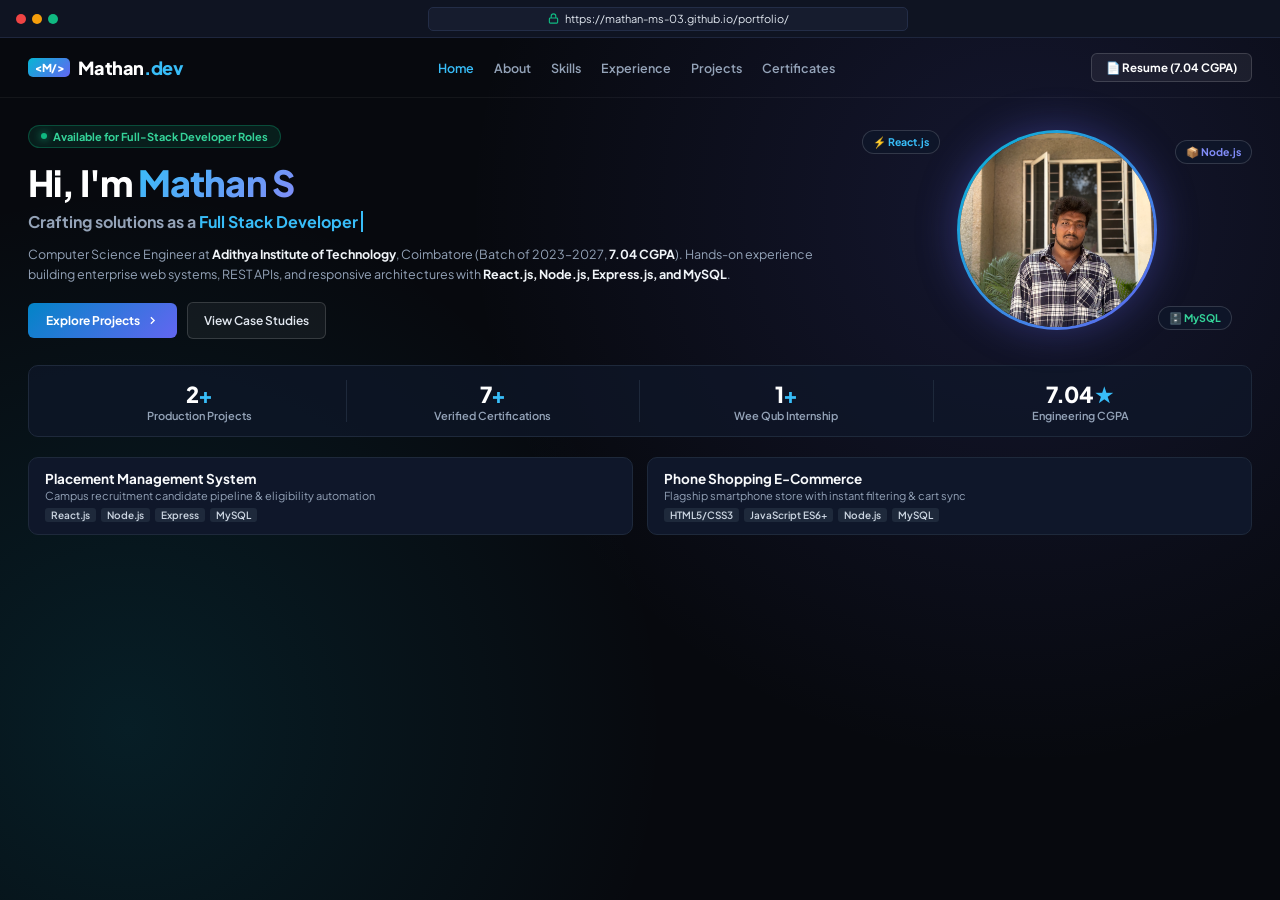
<file: mockups/portfolio-preview.html>
<!DOCTYPE html>
<html lang="en">
<head>
  <meta charset="UTF-8">
  <meta name="viewport" content="width=device-width, initial-scale=1.0">
  <title>Mathan S — Full Stack Developer Portfolio Showcase</title>
  <link rel="preconnect" href="https://fonts.googleapis.com">
  <link rel="preconnect" href="https://fonts.gstatic.com" crossorigin>
  <link href="https://fonts.googleapis.com/css2?family=Plus+Jakarta+Sans:wght@400;500;600;700;800&family=JetBrains+Mono:wght@400;500&display=swap" rel="stylesheet">
  <style>
    * {
      margin: 0;
      padding: 0;
      box-sizing: border-box;
      font-family: 'Plus Jakarta Sans', -apple-system, BlinkMacSystemFont, sans-serif;
    }

    body {
      background-color: #07090e;
      color: #f1f5f9;
      width: 100%;
      height: 100vh;
      overflow: hidden;
      display: flex;
      flex-direction: column;
    }

    /* macOS Browser Frame Top Bar */
    .browser-frame-bar {
      height: 38px;
      background: #0f1422;
      border-bottom: 1px solid #1e263d;
      display: flex;
      align-items: center;
      padding: 0 16px;
      gap: 14px;
      flex-shrink: 0;
    }

    .window-dots {
      display: flex;
      gap: 6px;
    }

    .dot {
      width: 10px;
      height: 10px;
      border-radius: 50%;
    }

    .dot-red { background: #ef4444; }
    .dot-yellow { background: #f59e0b; }
    .dot-green { background: #10b981; }

    .browser-url-bar {
      flex: 1;
      max-width: 480px;
      margin: 0 auto;
      background: #161c2e;
      border: 1px solid #232d47;
      border-radius: 5px;
      height: 24px;
      display: flex;
      align-items: center;
      justify-content: center;
      gap: 6px;
      font-size: 11px;
      color: #94a3b8;
      font-family: 'JetBrains Mono', monospace;
    }

    .browser-url-bar span {
      color: #e2e8f0;
    }

    /* Main Portfolio Container */
    .portfolio-viewport {
      flex: 1;
      overflow-y: auto;
      background: radial-gradient(circle at 80% 20%, rgba(99, 102, 241, 0.15), transparent 45%),
                  radial-gradient(circle at 10% 80%, rgba(6, 182, 212, 0.12), transparent 40%),
                  #07090e;
    }

    /* Header */
    .nav-header {
      height: 60px;
      display: flex;
      align-items: center;
      justify-content: space-between;
      padding: 0 28px;
      border-bottom: 1px solid rgba(255, 255, 255, 0.05);
    }

    .nav-logo {
      display: flex;
      align-items: center;
      gap: 8px;
      font-size: 18px;
      font-weight: 800;
      color: #ffffff;
      letter-spacing: -0.4px;
    }

    .logo-badge {
      background: linear-gradient(135deg, #06b6d4, #6366f1);
      color: #fff;
      font-size: 11px;
      font-weight: 800;
      padding: 3px 7px;
      border-radius: 5px;
    }

    .nav-menu {
      display: flex;
      align-items: center;
      gap: 20px;
      font-size: 12.5px;
      font-weight: 600;
      color: #94a3b8;
    }

    .nav-menu span.active {
      color: #38bdf8;
    }

    .nav-btn-resume {
      background: rgba(255, 255, 255, 0.06);
      border: 1px solid rgba(255, 255, 255, 0.15);
      color: #fff;
      padding: 6px 14px;
      border-radius: 6px;
      font-weight: 700;
      font-size: 11.5px;
    }

    /* Hero Section */
    .hero-content {
      padding: 24px 28px 18px;
      display: grid;
      grid-template-columns: 1.35fr 0.65fr;
      align-items: center;
      gap: 24px;
    }

    .status-badge {
      display: inline-flex;
      align-items: center;
      gap: 6px;
      background: rgba(16, 185, 129, 0.12);
      border: 1px solid rgba(16, 185, 129, 0.3);
      padding: 4px 12px;
      border-radius: 16px;
      font-size: 11px;
      font-weight: 700;
      color: #34d399;
      margin-bottom: 14px;
    }

    .status-dot {
      width: 6px;
      height: 6px;
      border-radius: 50%;
      background: #10b981;
      box-shadow: 0 0 8px #10b981;
    }

    .hero-title {
      font-size: 36px;
      font-weight: 800;
      color: #ffffff;
      line-height: 1.15;
      letter-spacing: -0.8px;
      margin-bottom: 8px;
    }

    .gradient-name {
      background: linear-gradient(135deg, #38bdf8, #818cf8);
      -webkit-background-clip: text;
      -webkit-text-fill-color: transparent;
    }

    .hero-subtitle {
      font-size: 16px;
      font-weight: 700;
      color: #94a3b8;
      margin-bottom: 12px;
    }

    .typed-role {
      color: #38bdf8;
      border-right: 2px solid #38bdf8;
      padding-right: 3px;
    }

    .hero-bio {
      font-size: 12.5px;
      color: #94a3b8;
      line-height: 1.6;
      margin-bottom: 18px;
    }

    .hero-bio strong {
      color: #f1f5f9;
    }

    .hero-cta-row {
      display: flex;
      gap: 10px;
      align-items: center;
    }

    .btn-hero-primary {
      background: linear-gradient(135deg, #0284c7, #6366f1);
      color: #fff;
      padding: 10px 18px;
      border-radius: 6px;
      font-size: 12px;
      font-weight: 700;
      display: flex;
      align-items: center;
      gap: 6px;
    }

    .btn-hero-outline {
      background: rgba(255, 255, 255, 0.05);
      border: 1px solid rgba(255, 255, 255, 0.15);
      color: #e2e8f0;
      padding: 10px 16px;
      border-radius: 6px;
      font-size: 12px;
      font-weight: 600;
    }

    /* Hero Visual Card */
    .hero-portrait-box {
      display: flex;
      align-items: center;
      justify-content: center;
      position: relative;
    }

    .portrait-halo {
      width: 200px;
      height: 200px;
      border-radius: 50%;
      background: linear-gradient(135deg, #06b6d4, #6366f1);
      padding: 3px;
      box-shadow: 0 0 40px rgba(99, 102, 241, 0.35);
      display: flex;
      align-items: center;
      justify-content: center;
    }

    .portrait-img {
      width: 100%;
      height: 100%;
      border-radius: 50%;
      object-fit: cover;
      background: #1e293b;
    }

    .tech-chip {
      position: absolute;
      background: rgba(15, 23, 42, 0.9);
      border: 1px solid rgba(255, 255, 255, 0.15);
      backdrop-filter: blur(8px);
      padding: 4px 10px;
      border-radius: 16px;
      display: flex;
      align-items: center;
      gap: 6px;
      font-size: 10.5px;
      font-weight: 700;
    }

    .chip-react { top: 0px; left: 0px; color: #38bdf8; }
    .chip-node { top: 10px; right: 0px; color: #818cf8; }
    .chip-mysql { bottom: 0px; right: 20px; color: #34d399; }

    /* Stats Bar */
    .stats-strip {
      margin: 8px 28px 20px;
      background: rgba(15, 23, 42, 0.7);
      border: 1px solid #1e293b;
      border-radius: 10px;
      padding: 14px 24px;
      display: grid;
      grid-template-columns: repeat(4, 1fr);
      text-align: center;
    }

    .stat-strip-item {
      border-right: 1px solid #1e293b;
    }

    .stat-strip-item:last-child {
      border-right: none;
    }

    .stat-num {
      font-size: 22px;
      font-weight: 800;
      color: #ffffff;
      letter-spacing: -0.4px;
    }

    .stat-num span {
      color: #38bdf8;
    }

    .stat-lbl {
      font-size: 11px;
      color: #94a3b8;
      font-weight: 600;
      margin-top: 1px;
    }

    /* Bottom Featured Projects Preview */
    .showcase-row {
      margin: 0 28px 20px;
      display: grid;
      grid-template-columns: repeat(2, 1fr);
      gap: 14px;
    }

    .project-mini-card {
      background: #0f172a;
      border: 1px solid #1e293b;
      border-radius: 10px;
      padding: 12px 16px;
      display: flex;
      justify-content: space-between;
      align-items: center;
    }

    .mini-card-info h4 {
      font-size: 13.5px;
      font-weight: 700;
      color: #f8fafc;
    }

    .mini-card-info p {
      font-size: 11px;
      color: #94a3b8;
      margin-top: 2px;
    }

    .mini-card-pills {
      display: flex;
      gap: 5px;
      margin-top: 6px;
    }

    .mini-pill {
      background: #1e293b;
      color: #cbd5e1;
      font-size: 10px;
      padding: 1px 6px;
      border-radius: 3px;
      font-weight: 600;
    }
  </style>
</head>
<body>

  <!-- Top macOS Chrome Bar -->
  <div class="browser-frame-bar">
    <div class="window-dots">
      <div class="dot dot-red"></div>
      <div class="dot dot-yellow"></div>
      <div class="dot dot-green"></div>
    </div>
    <div class="browser-url-bar">
      <svg width="11" height="11" viewBox="0 0 24 24" fill="none" stroke="#10b981" stroke-width="2.5"><rect x="3" y="11" width="18" height="11" rx="2" ry="2"></rect><path d="M7 11V7a5 5 0 0 1 10 0v4"></path></svg>
      <span>https://mathan-ms-03.github.io/portfolio/</span>
    </div>
  </div>

  <!-- Portfolio Viewport -->
  <div class="portfolio-viewport">
    <header class="nav-header">
      <div class="nav-logo">
        <span class="logo-badge">&lt;M/&gt;</span>
        <span>Mathan<span style="color: #38bdf8;">.dev</span></span>
      </div>
      <nav class="nav-menu">
        <span class="active">Home</span>
        <span>About</span>
        <span>Skills</span>
        <span>Experience</span>
        <span>Projects</span>
        <span>Certificates</span>
      </nav>
      <div class="nav-btn-resume">📄 Resume (7.04 CGPA)</div>
    </header>

    <!-- Hero Content -->
    <section class="hero-content">
      <div class="hero-text-box">
        <div class="status-badge">
          <span class="status-dot"></span>
          <span>Available for Full-Stack Developer Roles</span>
        </div>
        <h1 class="hero-title">Hi, I'm <span class="gradient-name">Mathan S</span></h1>
        <div class="hero-subtitle">
          Crafting solutions as a <span class="typed-role">Full Stack Developer</span>
        </div>
        <p class="hero-bio">
          Computer Science Engineer at <strong>Adithya Institute of Technology</strong>, Coimbatore (Batch of 2023–2027, <strong>7.04 CGPA</strong>). Hands-on experience building enterprise web systems, REST APIs, and responsive architectures with <strong>React.js, Node.js, Express.js, and MySQL</strong>.
        </p>
        <div class="hero-cta-row">
          <div class="btn-hero-primary">
            <span>Explore Projects</span>
            <svg width="13" height="13" viewBox="0 0 24 24" fill="none" stroke="currentColor" stroke-width="2.5"><polyline points="9 18 15 12 9 6"></polyline></svg>
          </div>
          <div class="btn-hero-outline">View Case Studies</div>
        </div>
      </div>

      <div class="hero-portrait-box">
        <div class="portrait-halo">
          <img src="../assets/images/avatar.jpeg" alt="Mathan S" class="portrait-img" onerror="this.src='../assets/images/avatar.jpg'">
        </div>
        <div class="tech-chip chip-react">⚡ React.js</div>
        <div class="tech-chip chip-node">📦 Node.js</div>
        <div class="tech-chip chip-mysql">🗄️ MySQL</div>
      </div>
    </section>

    <!-- Stats Bar -->
    <div class="stats-strip">
      <div class="stat-strip-item">
        <div class="stat-num">2<span>+</span></div>
        <div class="stat-lbl">Production Projects</div>
      </div>
      <div class="stat-strip-item">
        <div class="stat-num">7<span>+</span></div>
        <div class="stat-lbl">Verified Certifications</div>
      </div>
      <div class="stat-strip-item">
        <div class="stat-num">1<span>+</span></div>
        <div class="stat-lbl">Wee Qub Internship</div>
      </div>
      <div class="stat-strip-item">
        <div class="stat-num">7.04<span>★</span></div>
        <div class="stat-lbl">Engineering CGPA</div>
      </div>
    </div>

    <!-- Featured Projects Preview Row -->
    <div class="showcase-row">
      <div class="project-mini-card">
        <div class="mini-card-info">
          <h4>Placement Management System</h4>
          <p>Campus recruitment candidate pipeline & eligibility automation</p>
          <div class="mini-card-pills">
            <span class="mini-pill">React.js</span>
            <span class="mini-pill">Node.js</span>
            <span class="mini-pill">Express</span>
            <span class="mini-pill">MySQL</span>
          </div>
        </div>
      </div>

      <div class="project-mini-card">
        <div class="mini-card-info">
          <h4>Phone Shopping E-Commerce</h4>
          <p>Flagship smartphone store with instant filtering & cart sync</p>
          <div class="mini-card-pills">
            <span class="mini-pill">HTML5/CSS3</span>
            <span class="mini-pill">JavaScript ES6+</span>
            <span class="mini-pill">Node.js</span>
            <span class="mini-pill">MySQL</span>
          </div>
        </div>
      </div>
    </div>
  </div>

</body>
</html>
</file>
